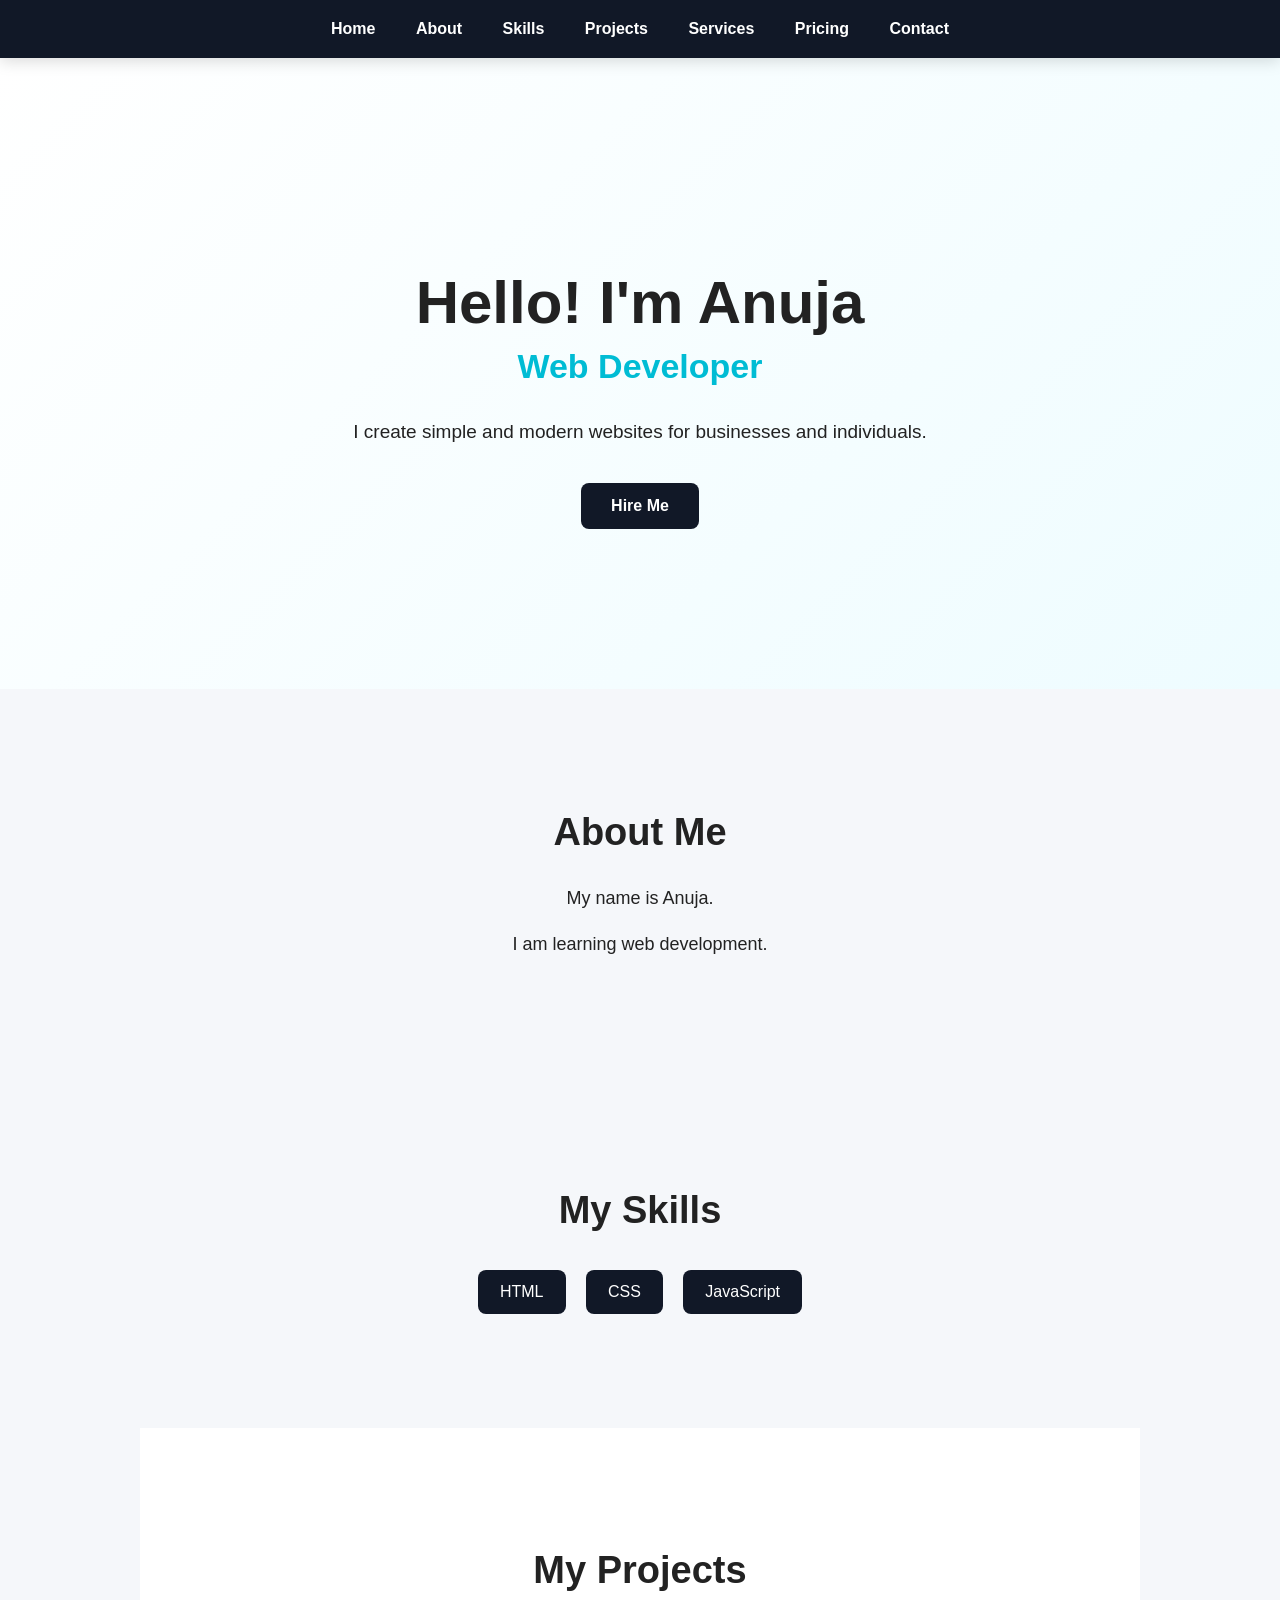
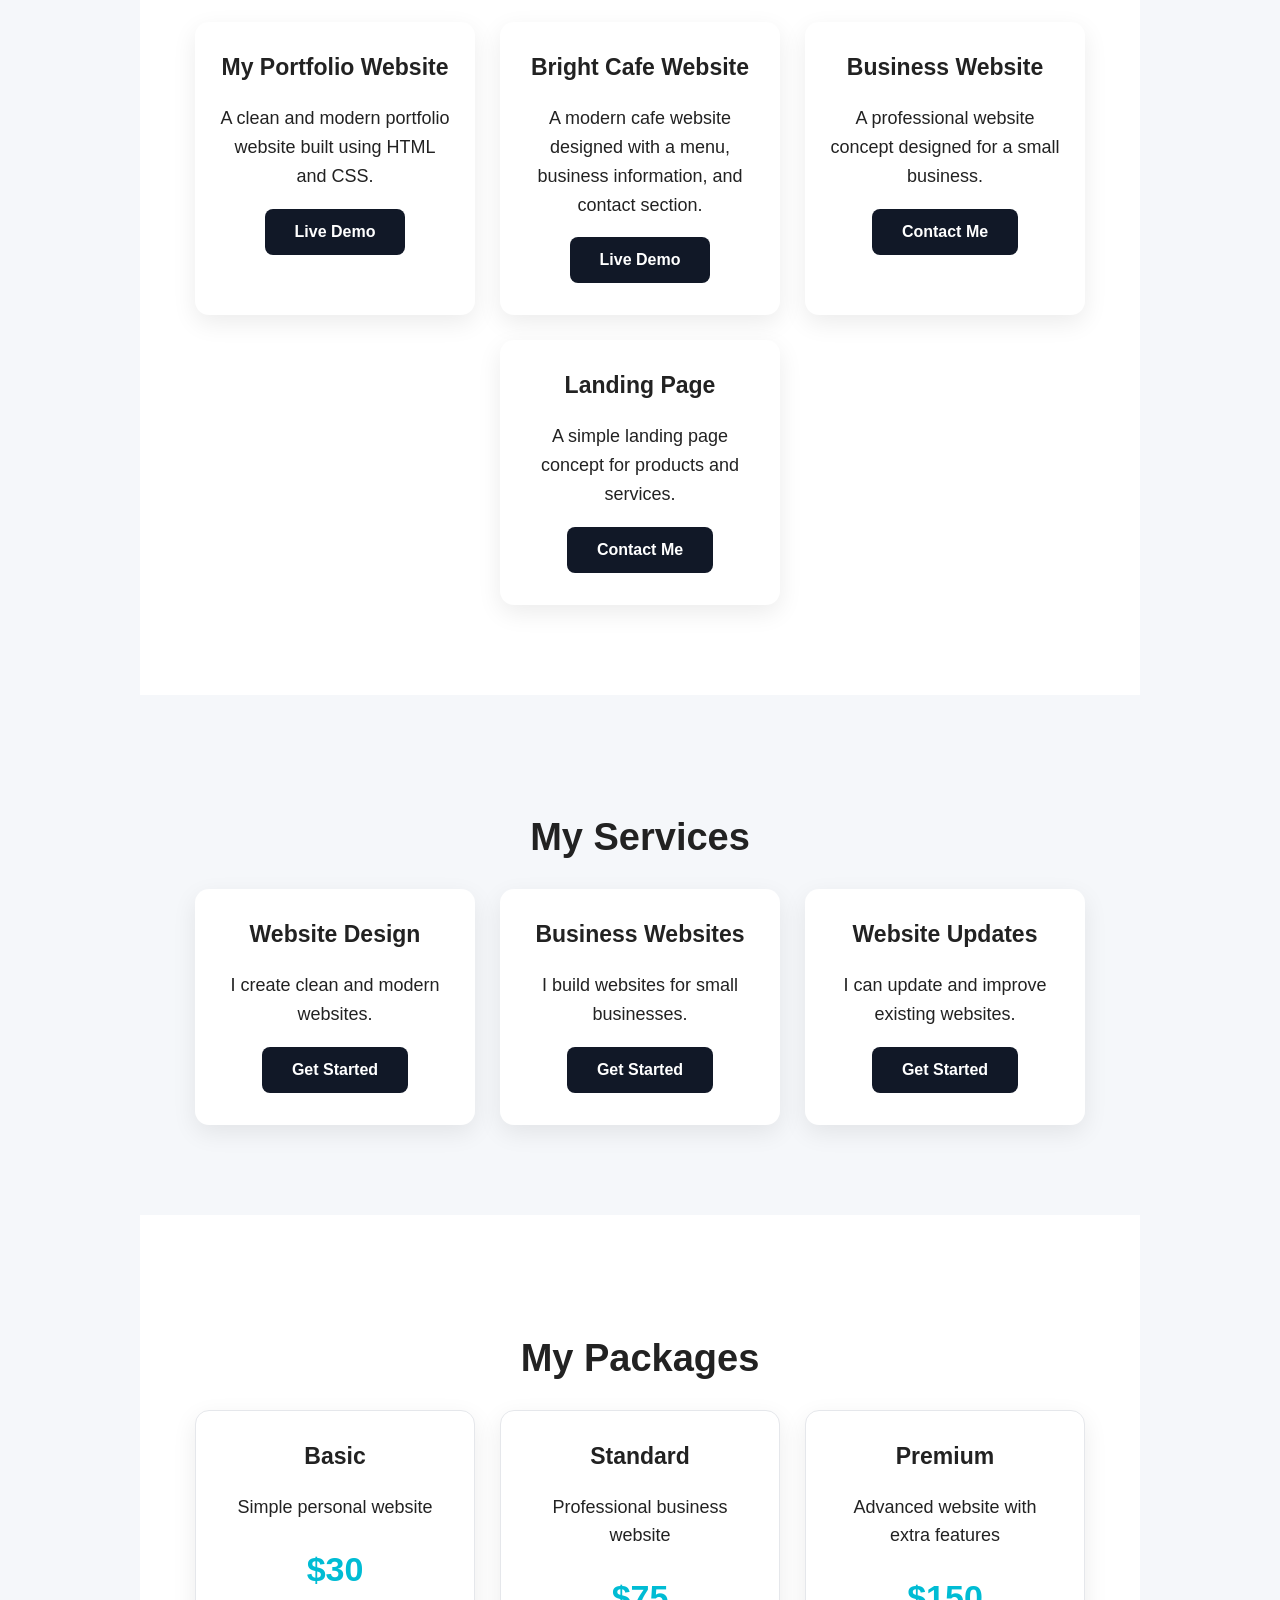
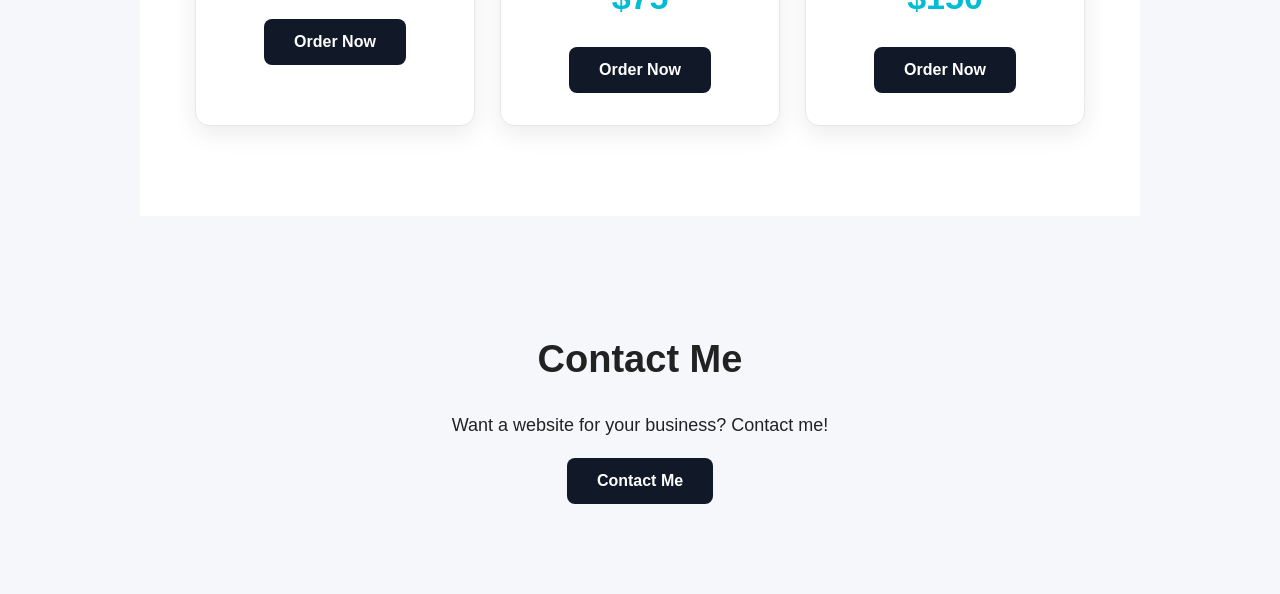
<file: index.html>
<!DOCTYPE html>
<html>
<head>
    <title>My Portfolio</title>
    <link rel="stylesheet" href="style.css">
</head>

<body>

<nav>
    <a href="#home">Home</a>
    <a href="#about">About</a>
    <a href="#skills">Skills</a>
    <a href="#projects">Projects</a>
    <a href="#services">Services</a>
    <a href="#pricing">Pricing</a>
    <a href="#contact">Contact</a>
</nav>

<section id="home">
    <h1>Hello! I'm Anuja</h1>
    <h2>Web Developer</h2>

    <p>
        I create simple and modern websites for businesses and individuals.
    </p>

    <a href="#contact">
        <button type="button">Hire Me</button>
    </a>
</section>

<section id="about">
    <h2>About Me</h2>

    <p>My name is Anuja.</p>
    <p>I am learning web development.</p>
</section>

<section id="skills">
    <h2>My Skills</h2>

    <ul>
        <li>HTML</li>
        <li>CSS</li>
        <li>JavaScript</li>
    </ul>
</section>

<section id="projects">
    <h2>My Projects</h2>

    <div class="services">

        <div class="service">
            <h3>My Portfolio Website</h3>

            <p>
                A clean and modern portfolio website built using HTML and CSS.
            </p>

            <a href="#home">
                <button type="button">Live Demo</button>
            </a>
        </div>

        <div class="service">
            <h3>Bright Cafe Website</h3>

            <p>
                A modern cafe website designed with a menu, business
                information, and contact section.
            </p>

            <a href="../business-website/index.html" target="_blank">
                <button type="button">Live Demo</button>
            </a>
        </div>

        <div class="service">
            <h3>Business Website</h3>

            <p>
                A professional website concept designed for a small business.
            </p>

            <a href="#contact">
                <button type="button">Contact Me</button>
            </a>
        </div>

        <div class="service">
            <h3>Landing Page</h3>

            <p>
                A simple landing page concept for products and services.
            </p>

            <a href="#contact">
                <button type="button">Contact Me</button>
            </a>
        </div>

    </div>
</section>

<section id="services">
    <h2>My Services</h2>

    <div class="services">

        <div class="service">
            <h3>Website Design</h3>
            <p>I create clean and modern websites.</p>

            <a href="#contact">
                <button type="button">Get Started</button>
            </a>
        </div>

        <div class="service">
            <h3>Business Websites</h3>
            <p>I build websites for small businesses.</p>

            <a href="#contact">
                <button type="button">Get Started</button>
            </a>
        </div>

        <div class="service">
            <h3>Website Updates</h3>
            <p>I can update and improve existing websites.</p>

            <a href="#contact">
                <button type="button">Get Started</button>
            </a>
        </div>

    </div>
</section>

<section id="pricing">
    <h2>My Packages</h2>

    <div class="services">

        <div class="service">
            <h3>Basic</h3>
            <p>Simple personal website</p>
            <h2>$30</h2>

            <a href="#contact">
                <button type="button">Order Now</button>
            </a>
        </div>

        <div class="service">
            <h3>Standard</h3>
            <p>Professional business website</p>
            <h2>$75</h2>

            <a href="#contact">
                <button type="button">Order Now</button>
            </a>
        </div>

        <div class="service">
            <h3>Premium</h3>
            <p>Advanced website with extra features</p>
            <h2>$150</h2>

            <a href="#contact">
                <button type="button">Order Now</button>
            </a>
        </div>

    </div>
</section>

<section id="contact">
    <h2>Contact Me</h2>

    <p>
        Want a website for your business? Contact me!
    </p>

    <a href="https://form.jotform.com/262504188809060" target="_blank">
        <button type="button">Contact Me</button>
    </a>
</section>

</body>
</html>
</file>
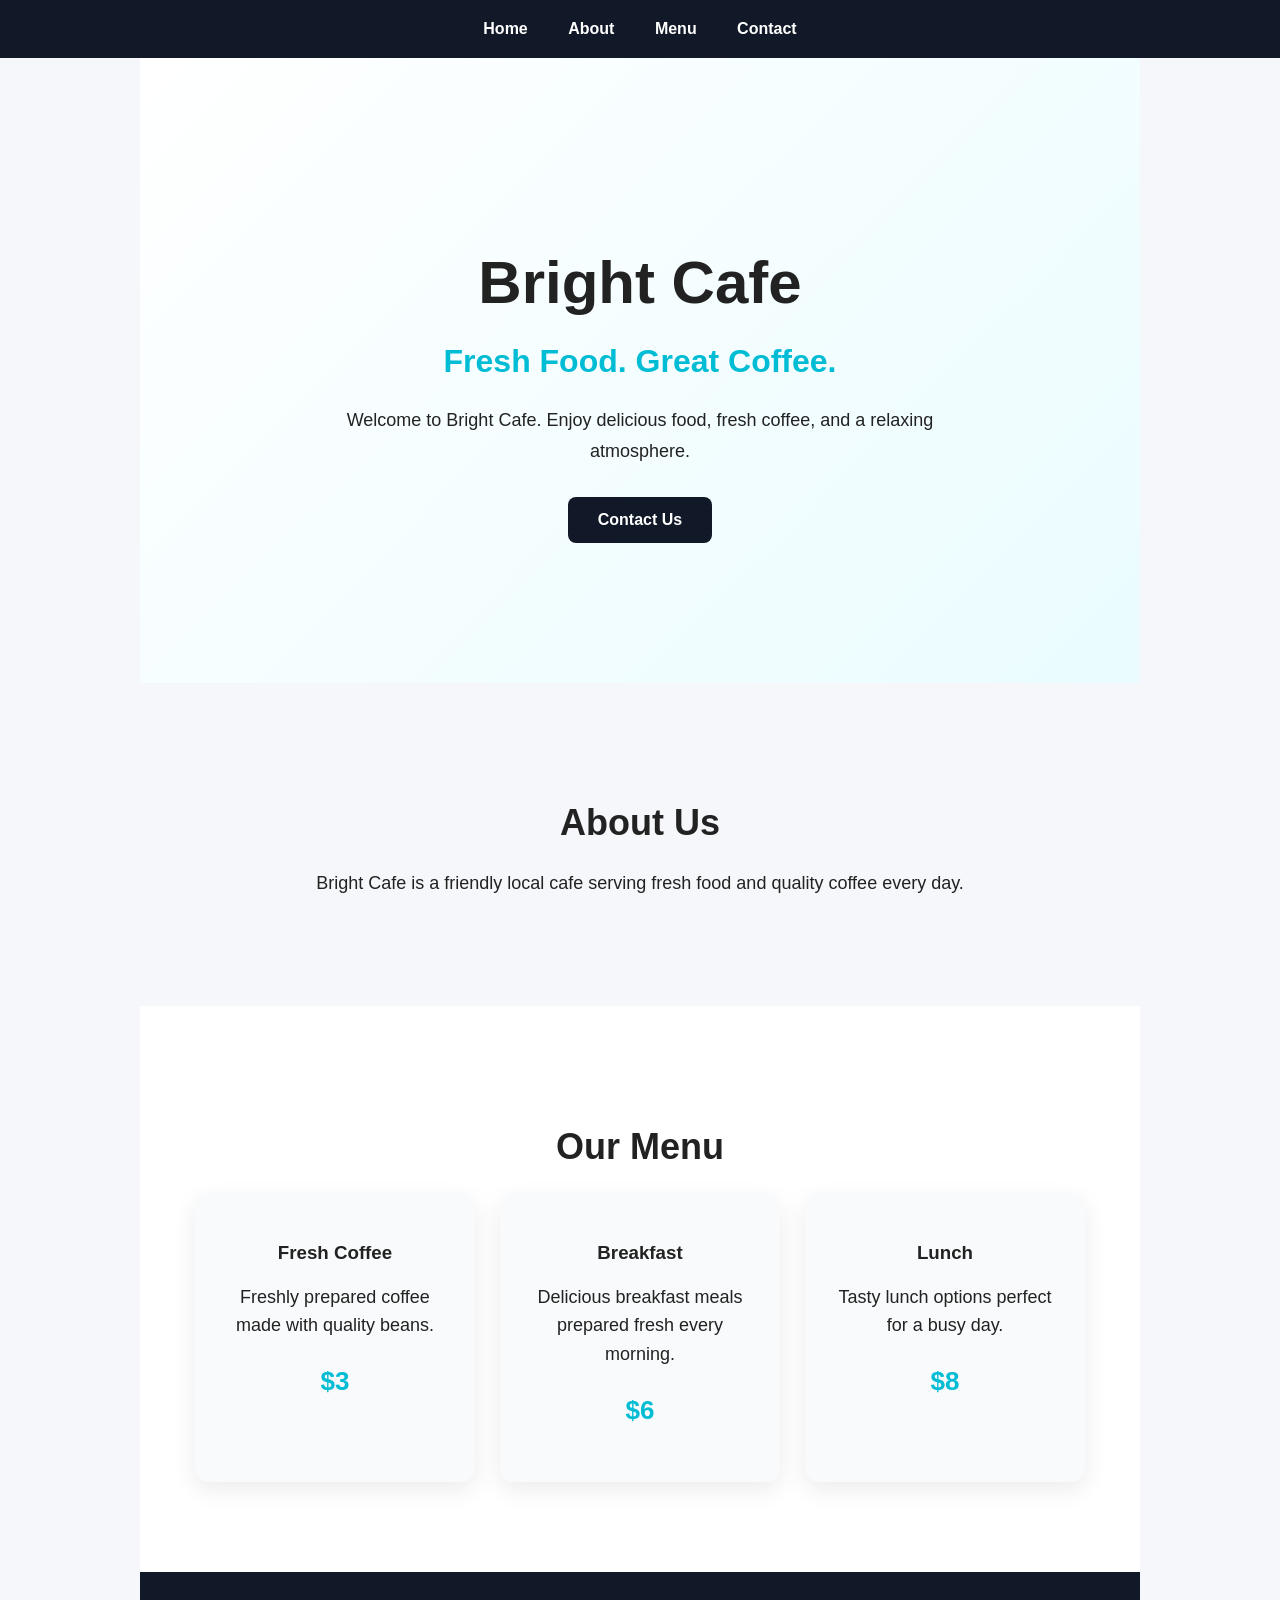
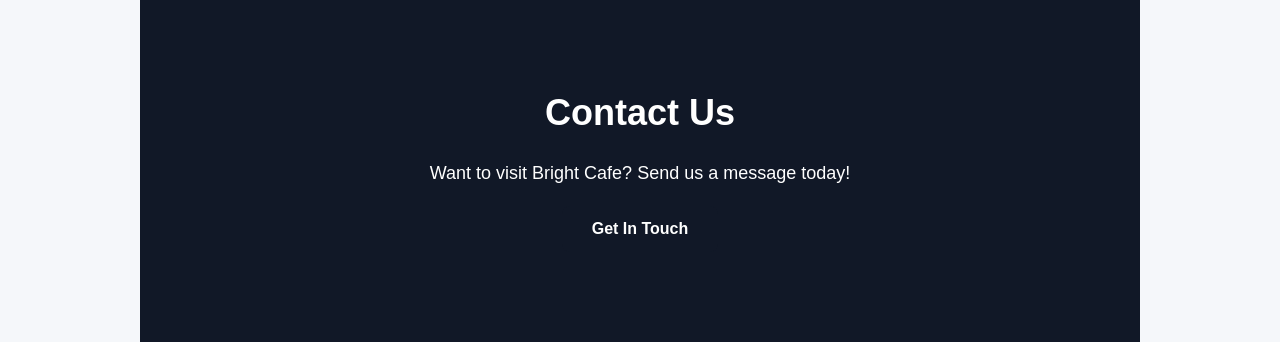
<file: business-website/index.html>
<!DOCTYPE html>
<html>
<head>
    <title>Bright Cafe</title>
    <link rel="stylesheet" href="style.css">
</head>

<body>

<nav>
    <a href="#home">Home</a>
    <a href="#about">About</a>
    <a href="#menu">Menu</a>
    <a href="#contact">Contact</a>
</nav>

<section id="home">
    <h1>Bright Cafe</h1>
    <h2>Fresh Food. Great Coffee.</h2>

    <p>
        Welcome to Bright Cafe. Enjoy delicious food, fresh coffee,
        and a relaxing atmosphere.
    </p>

    <a href="#contact">
        <button type="button">Contact Us</button>
    </a>
</section>

<section id="about">
    <h2>About Us</h2>

    <p>
        Bright Cafe is a friendly local cafe serving fresh food and
        quality coffee every day.
    </p>
</section>

<section id="menu">
    <h2>Our Menu</h2>

    <div class="cards">

        <div class="card">
            <h3>Fresh Coffee</h3>
            <p>Freshly prepared coffee made with quality beans.</p>
            <h3>$3</h3>
        </div>

        <div class="card">
            <h3>Breakfast</h3>
            <p>Delicious breakfast meals prepared fresh every morning.</p>
            <h3>$6</h3>
        </div>

        <div class="card">
            <h3>Lunch</h3>
            <p>Tasty lunch options perfect for a busy day.</p>
            <h3>$8</h3>
        </div>

    </div>
</section>

<section id="contact">
    <h2>Contact Us</h2>

    <p>
        Want to visit Bright Cafe? Send us a message today!
    </p>

    <a href="#home">
        <button type="button">Get In Touch</button>
    </a>
</section>

</body>
</html>
</file>
<file: style.css>
* {
    box-sizing: border-box;
    scroll-behavior: smooth;
}

body {
    margin: 0;
    font-family: Arial, sans-serif;
    background: #f5f7fa;
    color: #222;
}

/* Navigation */
nav {
    background: #111827;
    padding: 20px;
    text-align: center;
    position: sticky;
    top: 0;
    z-index: 1000;
    box-shadow: 0 3px 15px rgba(0, 0, 0, 0.15);
}

nav a {
    color: white;
    text-decoration: none;
    margin: 0 18px;
    font-weight: bold;
    transition: 0.3s;
}

nav a:hover {
    color: #00bcd4;
}

/* Sections */
section {
    max-width: 1000px;
    margin: auto;
    padding: 90px 20px;
    text-align: center;
}

/* Home */
#home {
    background: linear-gradient(135deg, #ffffff, #eefcff);
    max-width: none;
    padding: 160px 20px;
}

#home h1 {
    font-size: 60px;
    margin-bottom: 10px;
}

#home h2 {
    color: #00bcd4;
    font-size: 34px;
    margin-top: 0;
}

#home p {
    max-width: 650px;
    margin: 20px auto 35px;
    font-size: 19px;
    line-height: 1.7;
}

/* Headings */
h2 {
    font-size: 38px;
    margin-bottom: 30px;
}

h3 {
    font-size: 23px;
}

p {
    font-size: 18px;
    line-height: 1.6;
}

/* Buttons */
button {
    background: #111827;
    color: white;
    border: none;
    padding: 14px 30px;
    border-radius: 8px;
    cursor: pointer;
    font-size: 16px;
    font-weight: bold;
    transition: 0.3s;
}

button:hover {
    background: #00bcd4;
    transform: translateY(-2px);
}

/* Skills */
ul {
    list-style: none;
    padding: 0;
}

li {
    display: inline-block;
    background: #111827;
    color: white;
    padding: 13px 22px;
    margin: 8px;
    border-radius: 8px;
    transition: 0.3s;
}

li:hover {
    background: #00bcd4;
    transform: translateY(-3px);
}

/* Services & Projects */
#services {
    background: #f5f7fa;
}

#projects {
    background: white;
}

.services {
    display: flex;
    justify-content: center;
    gap: 25px;
    flex-wrap: wrap;
}

.service {
    background: white;
    padding: 32px 25px;
    width: 280px;
    border-radius: 14px;
    box-shadow: 0 8px 25px rgba(0, 0, 0, 0.08);
    transition: 0.3s;
}

.service:hover {
    transform: translateY(-8px);
    box-shadow: 0 15px 35px rgba(0, 0, 0, 0.12);
}

.service h3 {
    margin-top: 0;
}

/* Pricing */
#pricing {
    background: white;
}

#pricing .service {
    border: 1px solid #e5e7eb;
}

#pricing .service h2 {
    color: #00bcd4;
    font-size: 34px;
}

/* Contact */
#contact {
    background: #f5f7fa;
}

/* Mobile */
@media (max-width: 600px) {

    nav {
        padding: 15px 10px;
    }

    nav a {
        display: inline-block;
        margin: 7px;
    }

    #home {
        padding: 110px 15px;
    }

    #home h1 {
        font-size: 40px;
    }

    #home h2 {
        font-size: 27px;
    }

    section {
        padding: 65px 15px;
    }

    h2 {
        font-size: 32px;
    }

    .service {
        width: 100%;
        max-width: 330px;
    }
}
</file>
<file: business-website/style.css>
* {
    box-sizing: border-box;
    scroll-behavior: smooth;
}

body {
    margin: 0;
    font-family: Arial, sans-serif;
    background: #f5f7fa;
    color: #222;
}

/* Navigation */
nav {
    background: #111827;
    padding: 20px;
    text-align: center;
    position: sticky;
    top: 0;
    z-index: 1000;
}

nav a {
    color: white;
    text-decoration: none;
    margin: 0 18px;
    font-weight: bold;
}

nav a:hover {
    color: #00bcd4;
}

/* Home */
#home {
    background: linear-gradient(135deg, #ffffff, #eafcff);
    text-align: center;
    padding: 140px 20px;
}

#home h1 {
    font-size: 60px;
    margin-bottom: 10px;
}

#home h2 {
    color: #00bcd4;
    font-size: 32px;
}

#home p {
    max-width: 650px;
    margin: 20px auto 30px;
    font-size: 18px;
    line-height: 1.7;
}

/* Sections */
section {
    max-width: 1000px;
    margin: auto;
    padding: 90px 20px;
    text-align: center;
}

section h2 {
    font-size: 36px;
    margin-bottom: 25px;
}

p {
    font-size: 18px;
    line-height: 1.6;
}

/* Buttons */
button {
    background: #111827;
    color: white;
    border: none;
    padding: 14px 30px;
    border-radius: 8px;
    cursor: pointer;
    font-size: 16px;
    font-weight: bold;
}

button:hover {
    background: #00bcd4;
}

/* Menu Cards */
#menu {
    background: white;
}

.cards {
    display: flex;
    justify-content: center;
    gap: 25px;
    flex-wrap: wrap;
}

.card {
    background: #f9fafb;
    width: 280px;
    padding: 30px 25px;
    border-radius: 14px;
    box-shadow: 0 8px 25px rgba(0, 0, 0, 0.08);
}

.card h3:last-child {
    color: #00bcd4;
    font-size: 26px;
}

/* About */
#about {
    background: #f5f7fa;
}

/* Contact */
#contact {
    background: #111827;
    color: white;
}

#contact h2 {
    color: white;
}

/* Mobile */
@media (max-width: 600px) {

    nav a {
        display: inline-block;
        margin: 7px;
    }

    #home {
        padding: 100px 15px;
    }

    #home h1 {
        font-size: 40px;
    }

    #home h2 {
        font-size: 26px;
    }

    section {
        padding: 65px 15px;
    }

    .card {
        width: 100%;
        max-width: 330px;
    }
}
</file>
